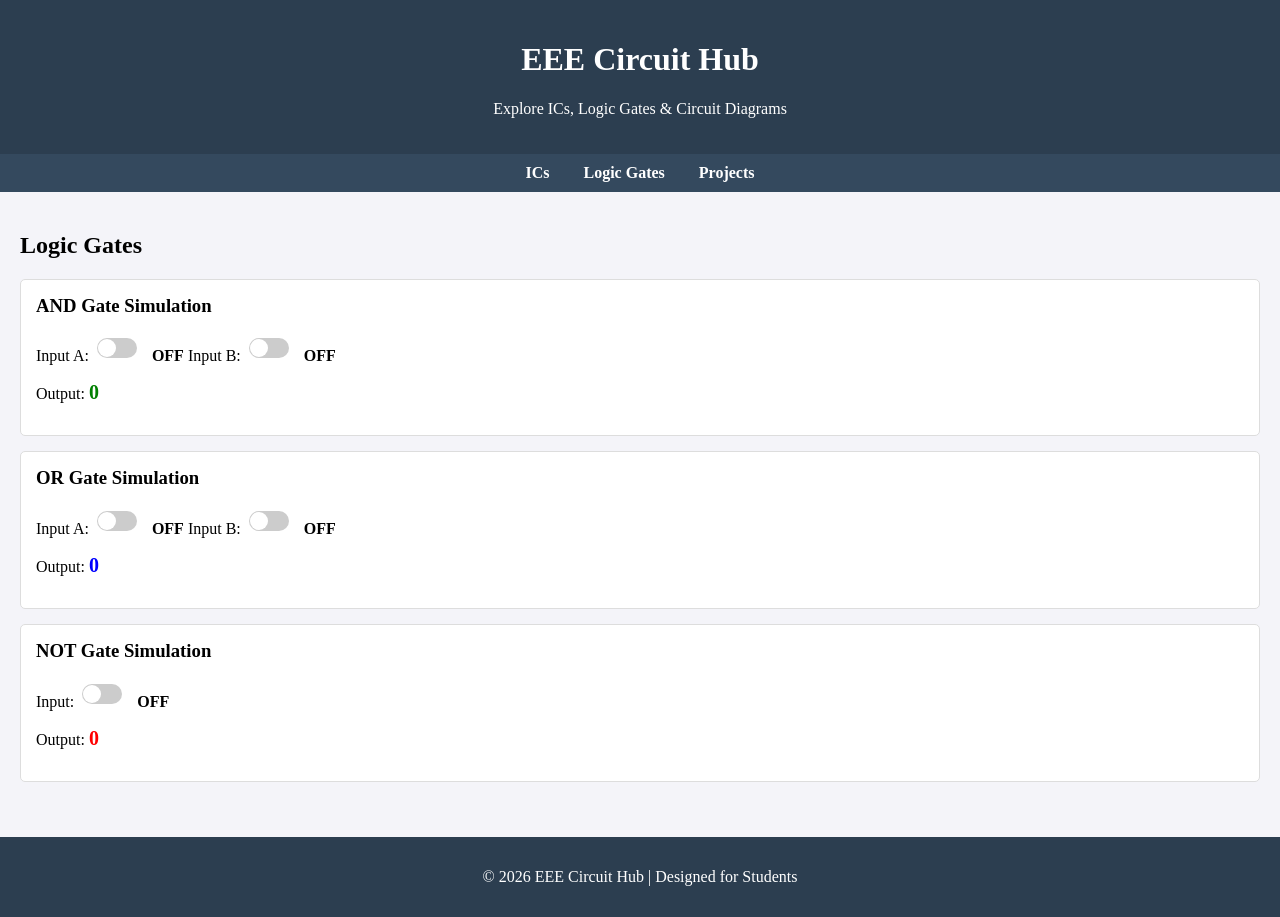
<file: index.html>
<!DOCTYPE html>
<html lang="en">
<head>
  <meta charset="UTF-8">
  <meta name="viewport" content="width=device-width, initial-scale=1.0">
  <title>EEE Circuit Hub</title>
  <link rel="stylesheet" href="EEE.css">
</head>
<body>
  <header>
    <h1>EEE Circuit Hub</h1>
    <p>Explore ICs, Logic Gates & Circuit Diagrams</p>
  </header>

  <nav>
    <a href="#ic">ICs</a>
    <a href="#logic">Logic Gates</a>
    <a href="#projects">Projects</a>
  </nav>

  <!-- Logic Gates section -->
  <section id="logic">
    <h2>Logic Gates</h2>
    <div class="card">
  <h3>AND Gate Simulation</h3>
  <label>Input A: 
    <input type="checkbox" id="inputA" class="switch">
    <span class="switch-label">OFF</span>
  </label>
  <label>Input B: 
    <input type="checkbox" id="inputB" class="switch">
    <span class="switch-label">OFF</span>
  </label>
  <p>Output: <span id="output">0</span></p>
 </div>
    <div class="card">
      <h3>OR Gate Simulation</h3>
      <label>Input A: 
        <input type="checkbox" id="orInputA" class="switch">
        <span class="switch-label">OFF</span>
      </label>
      <label>Input B: 
        <input type="checkbox" id="orInputB" class="switch">
        <span class="switch-label">OFF</span>
      </label>
      <p>Output: <span id="orOutput">0</span></p>
    </div>
    <div class="card">
      <h3>NOT Gate Simulation</h3>
      <label>Input: 
        <input type="checkbox" id="notInput" class="switch">
        <span class="switch-label">OFF</span>
      </label>
      <p>Output: <span id="notOutput">0</span></p>
    </div>
  </section>

  <footer>
    <p>&copy; 2026 EEE Circuit Hub | Designed for Students</p>
  </footer>

  <!-- JS আলাদা ফাইল থেকে লোড -->
  <script src="EEE.js"></script>
</body>
</html>
</file>
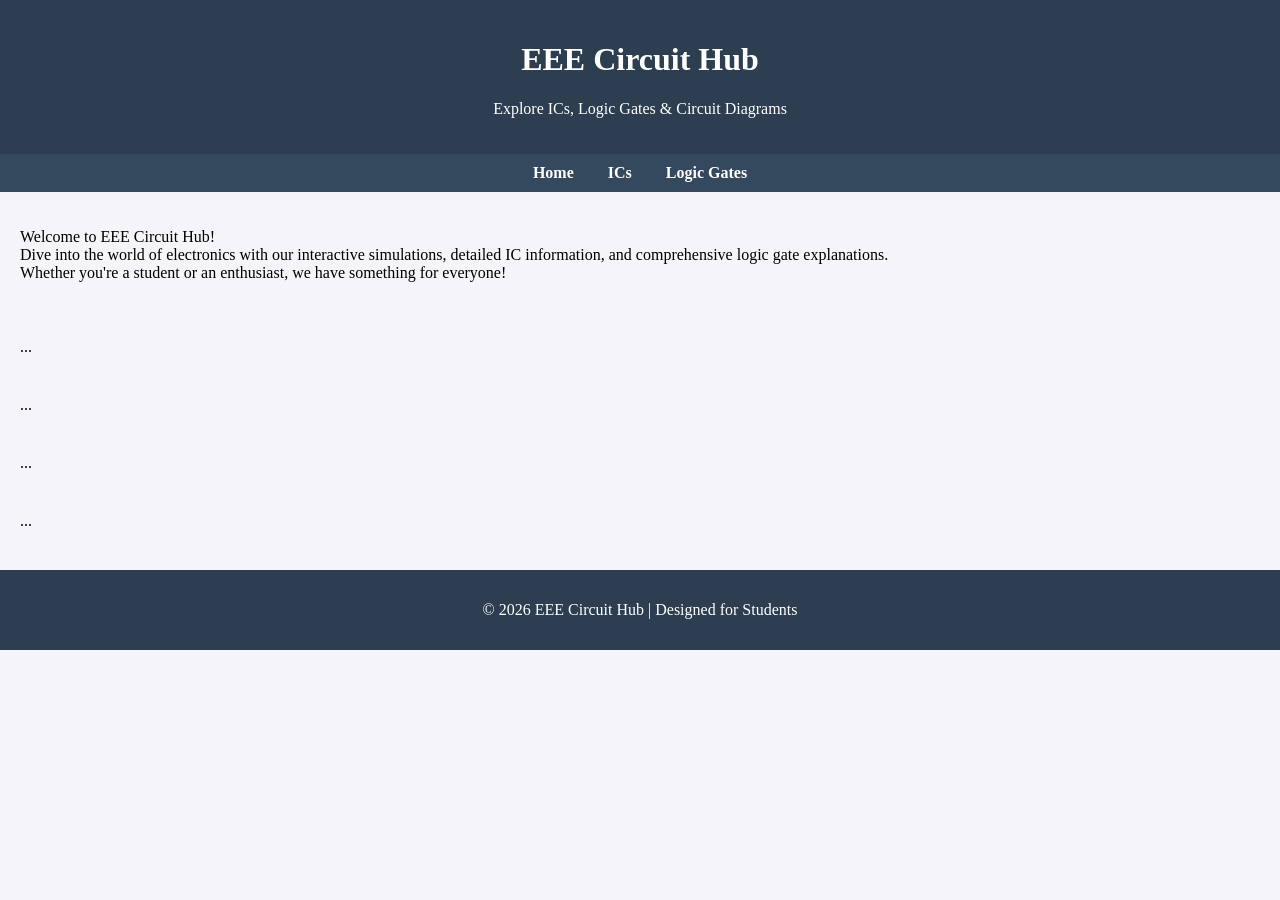
<file: EEECircuitLab/index.html>
<!DOCTYPE html>
<html lang="en">
<head>
  <meta charset="UTF-8">
  <meta name="viewport" content="width=device-width, initial-scale=1.0">
  <title>EEE Circuit Hub</title>
  <link rel="stylesheet" href="EEE.css">
</head>
<body>
  <header>
    <h1>EEE Circuit Hub</h1>
    <p>Explore ICs, Logic Gates & Circuit Diagrams</p>
  </header>

   <nav>
    <a href="index.html">Home</a>
    <a href="ic.html">ICs</a>
    <a href="logicgates.html">Logic Gates</a>
  </nav>
  <section id="welcome">
    <p class="welcome">Welcome to EEE Circuit Hub! 
                <br> Dive into the world of electronics with our interactive simulations, detailed IC information, and comprehensive logic gate explanations. 
                   <br> Whether you're a student or an enthusiast, we have something for everyone!</p>
  </section>
<section id="Home">...</section>
<section id="ic">...</section>
<section id="logic">...</section>
<section id="projects">...</section>

  <footer>
    <p>&copy; 2026 EEE Circuit Hub | Designed for Students</p>
  </footer>

</body>
</html>
</file>
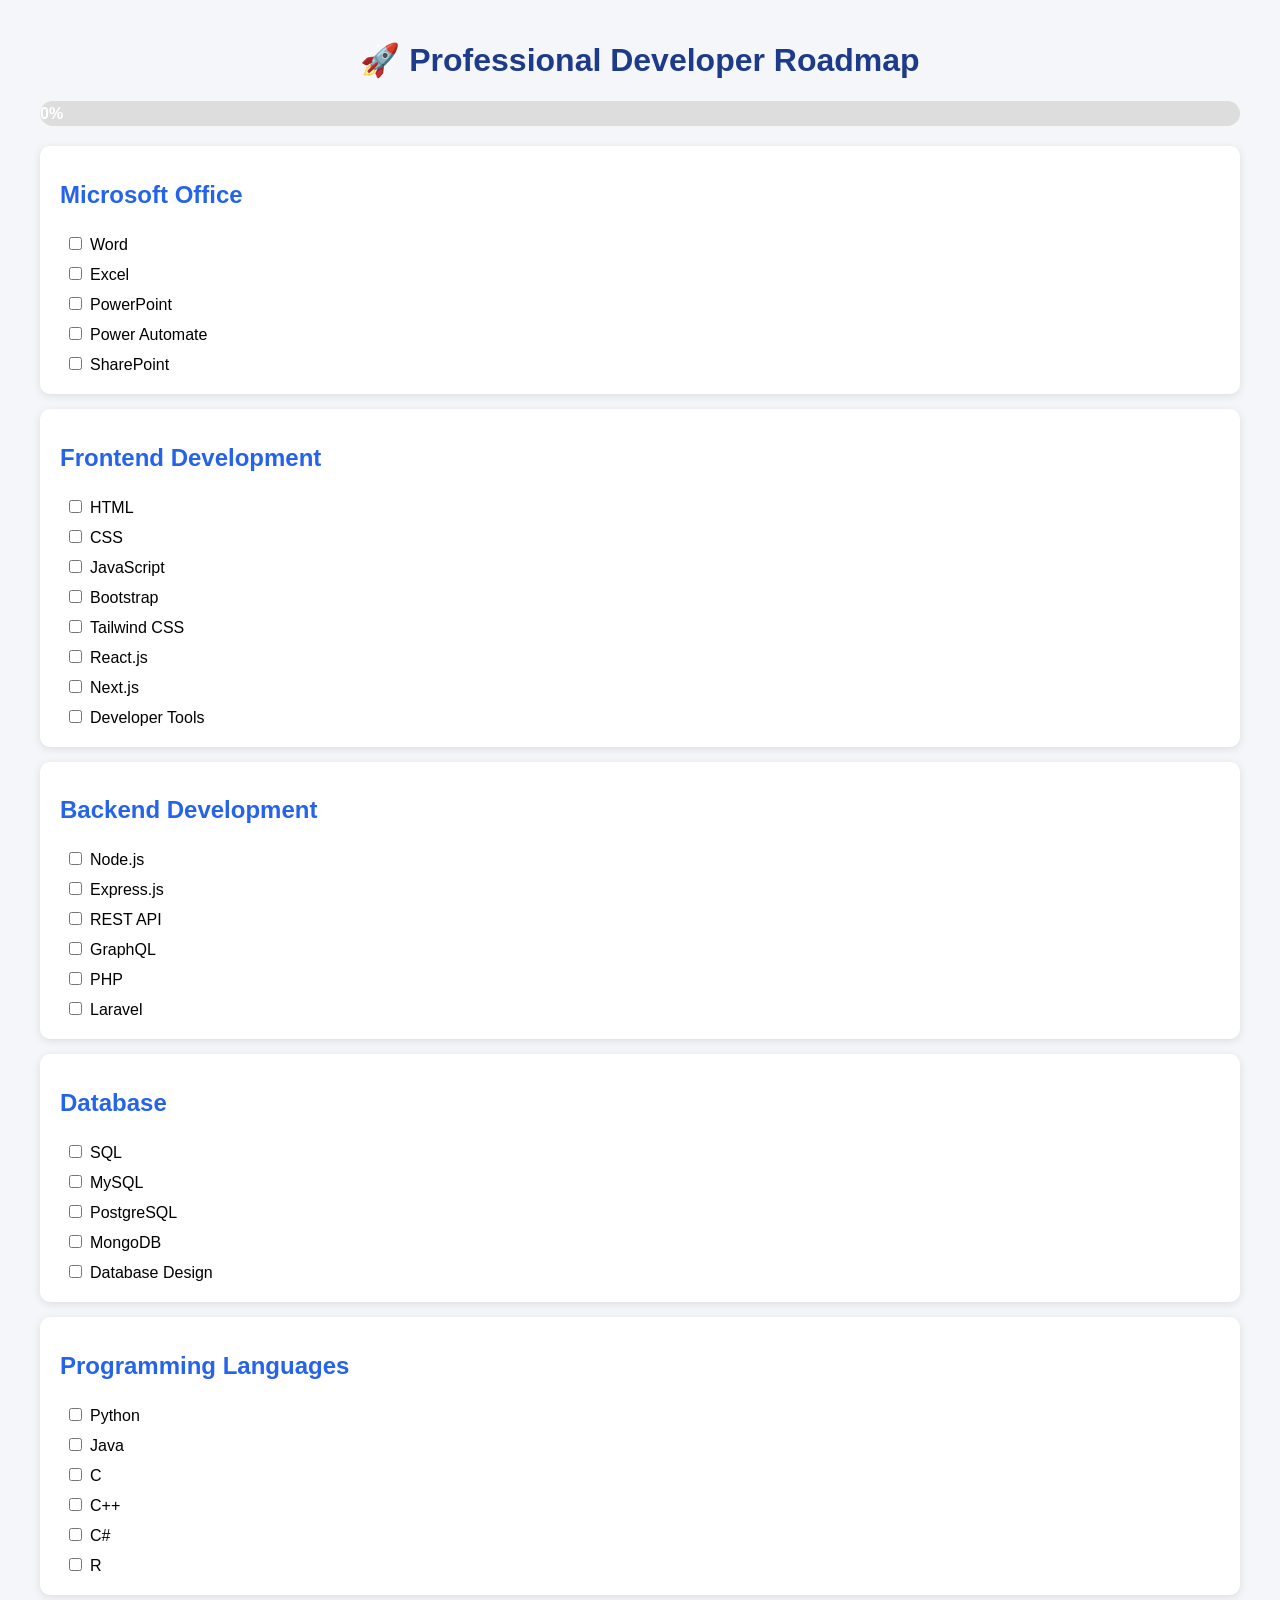
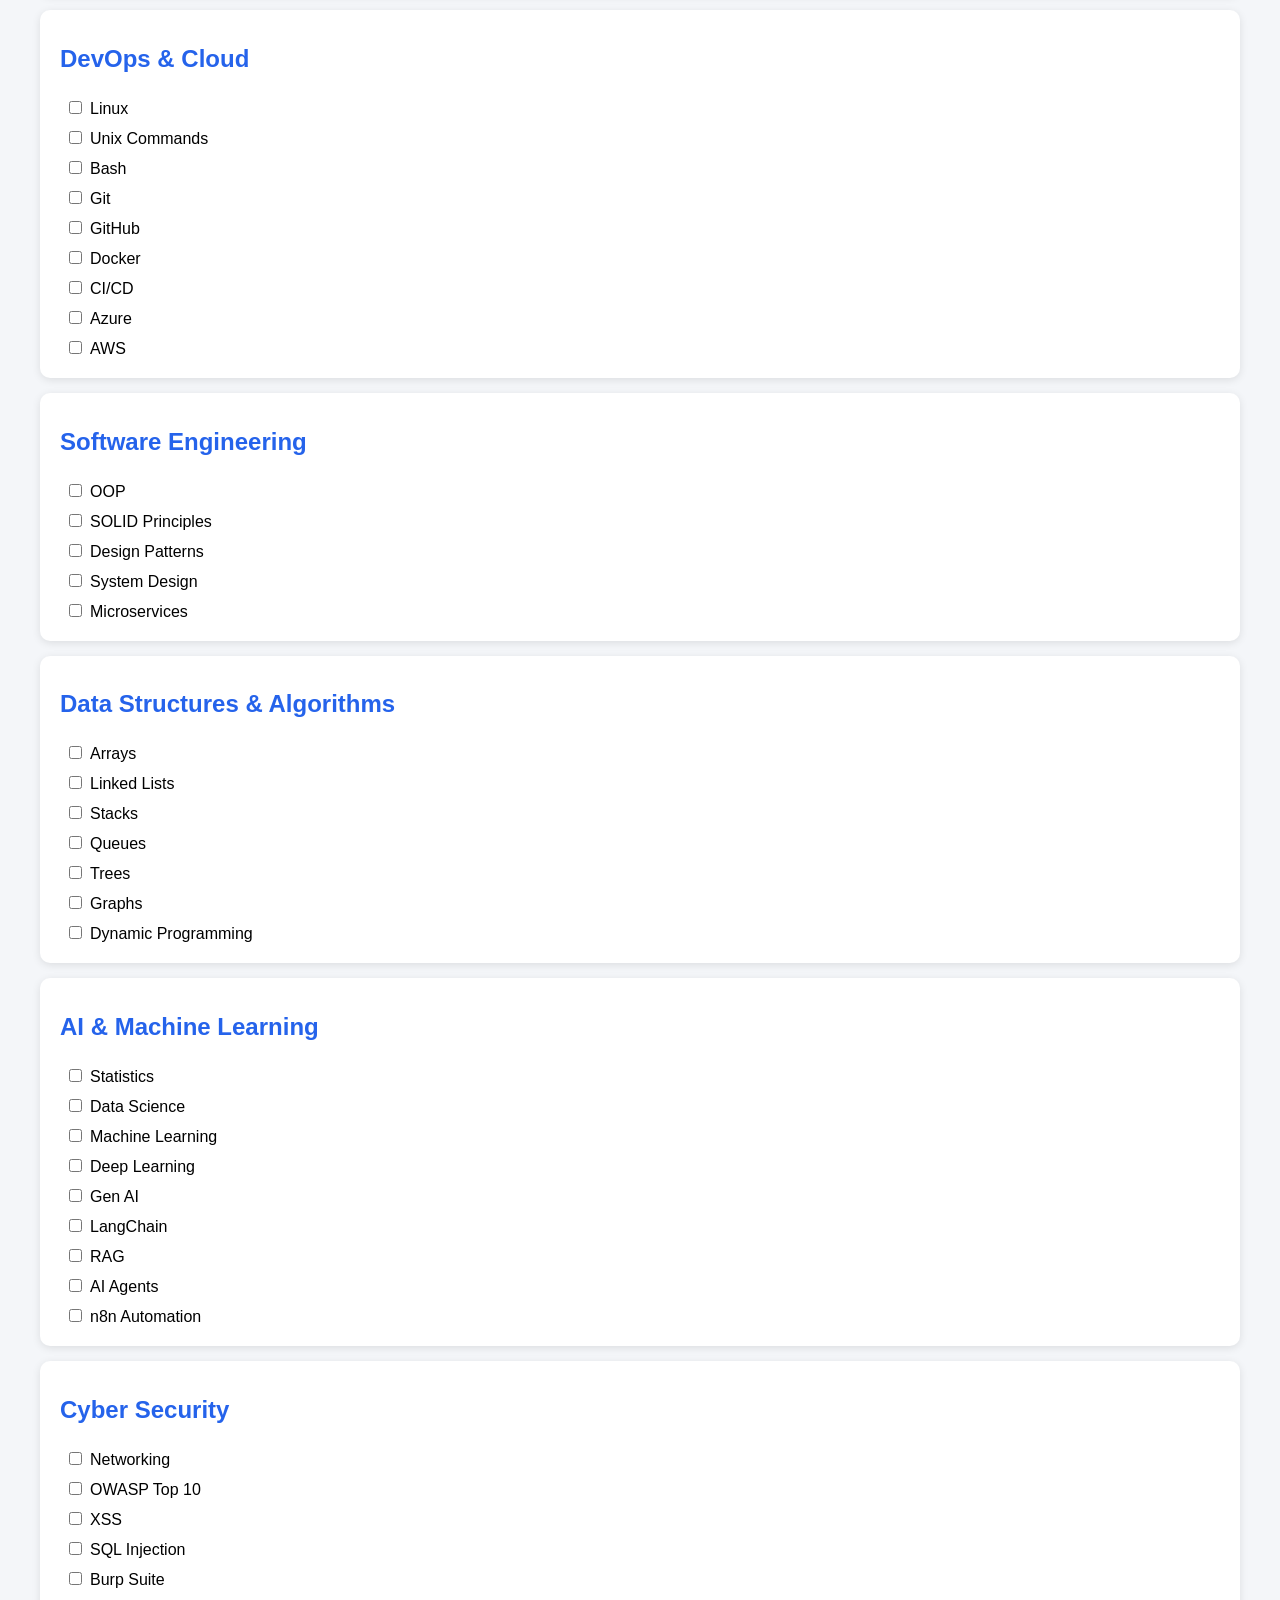
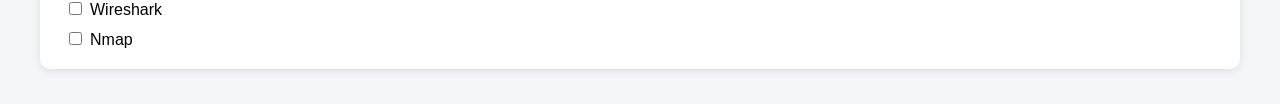
<file: myroadmap.html>
<!DOCTYPE html>
<html lang="en">
<head>
<meta charset="UTF-8">
<meta name="viewport" content="width=device-width, initial-scale=1.0">
<title>Developer Master Roadmap</title>
<style>
body{
    font-family: Arial, sans-serif;
    background:#f4f6f9;
    margin:0;
    padding:20px;
}

.container{
    max-width:1200px;
    margin:auto;
}

h1{
    text-align:center;
    color:#1e3a8a;
}

.section{
    background:white;
    margin:15px 0;
    padding:15px 20px;
    border-radius:10px;
    box-shadow:0 2px 8px rgba(0,0,0,.1);
}

.section h2{
    color:#2563eb;
}

label{
    display:block;
    padding:5px;
    cursor:pointer;
}

input[type="checkbox"]{
    margin-right:8px;
}

.progress-container{
    background:#ddd;
    border-radius:30px;
    overflow:hidden;
    margin:20px 0;
}

.progress-bar{
    height:25px;
    width:0%;
    background:#22c55e;
    text-align:center;
    color:white;
    font-weight:bold;
    line-height:25px;
}
</style>
</head>
<body>

<div class="container">

<h1>🚀 Professional Developer Roadmap</h1>

<div class="progress-container">
    <div class="progress-bar" id="progressBar">0%</div>
</div>

<div class="section">
<h2>Microsoft Office</h2>

<label><input type="checkbox" class="task">Word</label>
<label><input type="checkbox" class="task">Excel</label>
<label><input type="checkbox" class="task">PowerPoint</label>
<label><input type="checkbox" class="task">Power Automate</label>
<label><input type="checkbox" class="task">SharePoint</label>

</div>

<div class="section">
<h2>Frontend Development</h2>

<label><input type="checkbox" class="task">HTML</label>
<label><input type="checkbox" class="task">CSS</label>
<label><input type="checkbox" class="task">JavaScript</label>
<label><input type="checkbox" class="task">Bootstrap</label>
<label><input type="checkbox" class="task">Tailwind CSS</label>
<label><input type="checkbox" class="task">React.js</label>
<label><input type="checkbox" class="task">Next.js</label>
<label><input type="checkbox" class="task">Developer Tools</label>

</div>

<div class="section">
<h2>Backend Development</h2>

<label><input type="checkbox" class="task">Node.js</label>
<label><input type="checkbox" class="task">Express.js</label>
<label><input type="checkbox" class="task">REST API</label>
<label><input type="checkbox" class="task">GraphQL</label>
<label><input type="checkbox" class="task">PHP</label>
<label><input type="checkbox" class="task">Laravel</label>

</div>

<div class="section">
<h2>Database</h2>

<label><input type="checkbox" class="task">SQL</label>
<label><input type="checkbox" class="task">MySQL</label>
<label><input type="checkbox" class="task">PostgreSQL</label>
<label><input type="checkbox" class="task">MongoDB</label>
<label><input type="checkbox" class="task">Database Design</label>

</div>

<div class="section">
<h2>Programming Languages</h2>

<label><input type="checkbox" class="task">Python</label>
<label><input type="checkbox" class="task">Java</label>
<label><input type="checkbox" class="task">C</label>
<label><input type="checkbox" class="task">C++</label>
<label><input type="checkbox" class="task">C#</label>
<label><input type="checkbox" class="task">R</label>

</div>

<div class="section">
<h2>DevOps & Cloud</h2>

<label><input type="checkbox" class="task">Linux</label>
<label><input type="checkbox" class="task">Unix Commands</label>
<label><input type="checkbox" class="task">Bash</label>
<label><input type="checkbox" class="task">Git</label>
<label><input type="checkbox" class="task">GitHub</label>
<label><input type="checkbox" class="task">Docker</label>
<label><input type="checkbox" class="task">CI/CD</label>
<label><input type="checkbox" class="task">Azure</label>
<label><input type="checkbox" class="task">AWS</label>

</div>

<div class="section">
<h2>Software Engineering</h2>

<label><input type="checkbox" class="task">OOP</label>
<label><input type="checkbox" class="task">SOLID Principles</label>
<label><input type="checkbox" class="task">Design Patterns</label>
<label><input type="checkbox" class="task">System Design</label>
<label><input type="checkbox" class="task">Microservices</label>

</div>

<div class="section">
<h2>Data Structures & Algorithms</h2>

<label><input type="checkbox" class="task">Arrays</label>
<label><input type="checkbox" class="task">Linked Lists</label>
<label><input type="checkbox" class="task">Stacks</label>
<label><input type="checkbox" class="task">Queues</label>
<label><input type="checkbox" class="task">Trees</label>
<label><input type="checkbox" class="task">Graphs</label>
<label><input type="checkbox" class="task">Dynamic Programming</label>

</div>

<div class="section">
<h2>AI & Machine Learning</h2>

<label><input type="checkbox" class="task">Statistics</label>
<label><input type="checkbox" class="task">Data Science</label>
<label><input type="checkbox" class="task">Machine Learning</label>
<label><input type="checkbox" class="task">Deep Learning</label>
<label><input type="checkbox" class="task">Gen AI</label>
<label><input type="checkbox" class="task">LangChain</label>
<label><input type="checkbox" class="task">RAG</label>
<label><input type="checkbox" class="task">AI Agents</label>
<label><input type="checkbox" class="task">n8n Automation</label>

</div>

<div class="section">
<h2>Cyber Security</h2>

<label><input type="checkbox" class="task">Networking</label>
<label><input type="checkbox" class="task">OWASP Top 10</label>
<label><input type="checkbox" class="task">XSS</label>
<label><input type="checkbox" class="task">SQL Injection</label>
<label><input type="checkbox" class="task">Burp Suite</label>
<label><input type="checkbox" class="task">Wireshark</label>
<label><input type="checkbox" class="task">Nmap</label>

</div>

</div>

<script>
const tasks=document.querySelectorAll('.task');
const progressBar=document.getElementById('progressBar');

function updateProgress(){
    const checked=document.querySelectorAll('.task:checked').length;
    const total=tasks.length;
    const percent=Math.round((checked/total)*100);

    progressBar.style.width=percent+'%';
    progressBar.innerText=percent+'%';

    localStorage.setItem('roadmapProgress',JSON.stringify(
        [...tasks].map(task=>task.checked)
    ));
}

const saved=JSON.parse(localStorage.getItem('roadmapProgress'));

if(saved){
    tasks.forEach((task,index)=>{
        task.checked=saved[index];
    });
}

tasks.forEach(task=>{
    task.addEventListener('change',updateProgress);
});

updateProgress();
</script>

</body>
</html>
</file>
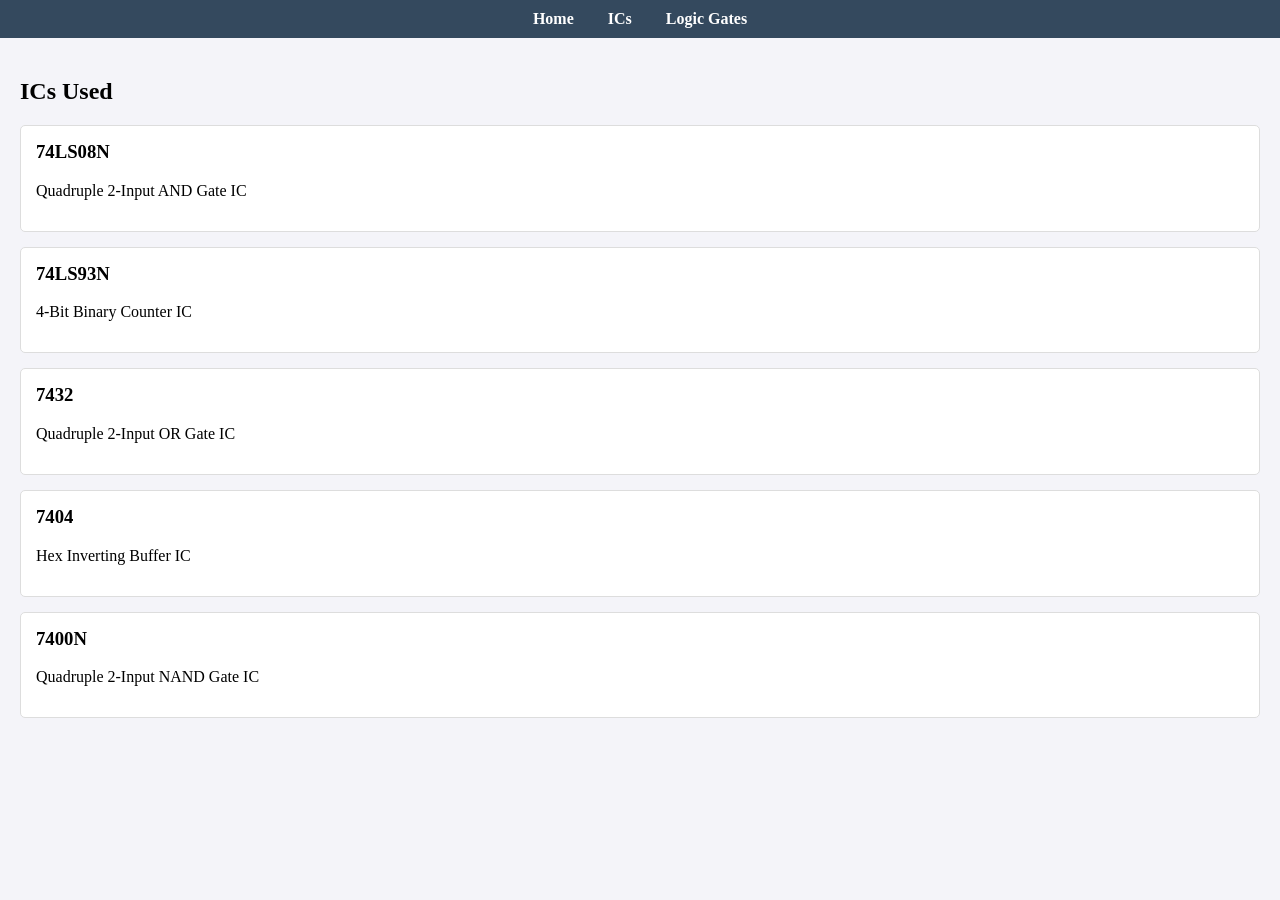
<file: EEECircuitLab/ic.html>
<!DOCTYPE html>
<html lang="en">
<head>
  <meta charset="UTF-8">
  <title>ICs Used</title>
  <link rel="stylesheet" href="EEE.css">
</head>
<body>
<nav>
  <a href="index.html">Home</a>
  <a href="ic.html">ICs</a>
  <a href="logicgates.html">Logic Gates</a>
</nav>


<!--Ics Builds-->
<section id="ic">
  <h2>ICs Used</h2>
  <div class="card">
    <h3>74LS08N</h3>
    <p>Quadruple 2-Input AND Gate IC</p>
  </div>
  <div class="card">
    <h3>74LS93N</h3>
    <p>4-Bit Binary Counter IC</p>
  </div>
  <div class="card">
    <h3>7432</h3>
    <p>Quadruple 2-Input OR Gate IC</p>
  </div>
  <div class="card">
    <h3>7404</h3>
    <p>Hex Inverting Buffer IC</p>
  </div>
  <div class="card">
    <h3>7400N</h3>
    <p>Quadruple 2-Input NAND Gate IC</p>
  </div>
</section>
</body>
</html>
</file>
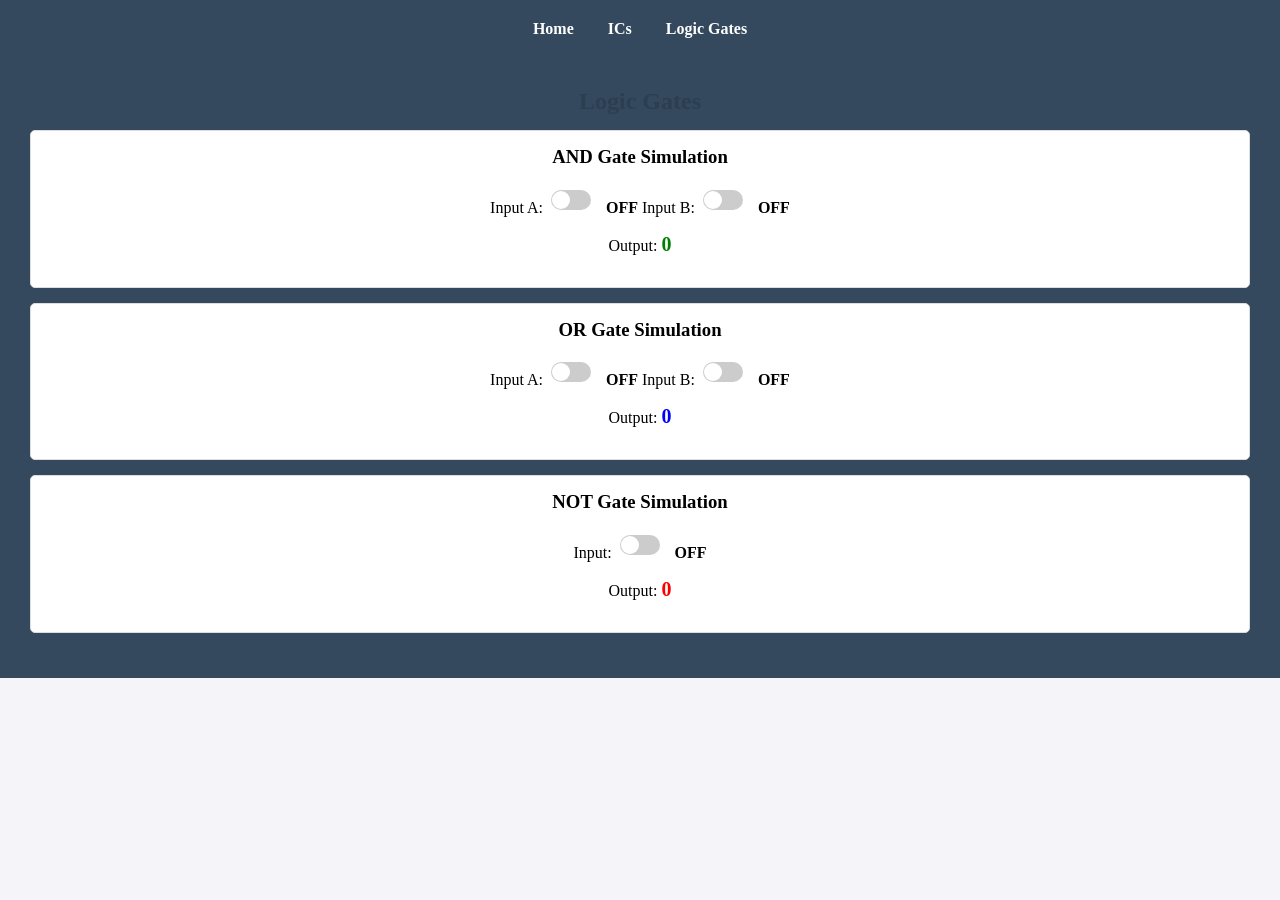
<file: EEECircuitLab/logicgates.html>
<!DOCTYPE html>
<html lang="en">
<head>
  <meta charset="UTF-8">
  <title>Logic Gates</title>
  <link rel="stylesheet" href="EEE.css">
</head>
<body>
    <nav>
<nav>
  <a href="index.html">Home</a>
  <a href="ic.html">ICs</a>
  <a href="logicgates.html">Logic Gates</a>
</nav>


<!-- Logic Gates section -->
  <section id="logic">
    <h2>Logic Gates</h2>
    <div class="card">
  <h3>AND Gate Simulation</h3>
  <label>Input A: 
    <input type="checkbox" id="inputA" class="switch">
    <span class="switch-label">OFF</span>
  </label>
  <label>Input B: 
    <input type="checkbox" id="inputB" class="switch">
    <span class="switch-label">OFF</span>
  </label>
  <p>Output: <span id="output">0</span></p>
 </div>
    <div class="card">
      <h3>OR Gate Simulation</h3>
      <label>Input A: 
        <input type="checkbox" id="orInputA" class="switch">
        <span class="switch-label">OFF</span>
      </label>
      <label>Input B: 
        <input type="checkbox" id="orInputB" class="switch">
        <span class="switch-label">OFF</span>
      </label>
      <p>Output: <span id="orOutput">0</span></p>
    </div>
    <div class="card">
      <h3>NOT Gate Simulation</h3>
      <label>Input: 
        <input type="checkbox" id="notInput" class="switch">
        <span class="switch-label">OFF</span>
      </label>
      <p>Output: <span id="notOutput">0</span></p>
    </div>
  </section>
  
  <!-- JS আলাদা ফাইল থেকে লোড -->
  <script src="EEE.js"></script>
</body>
</html>
</file>
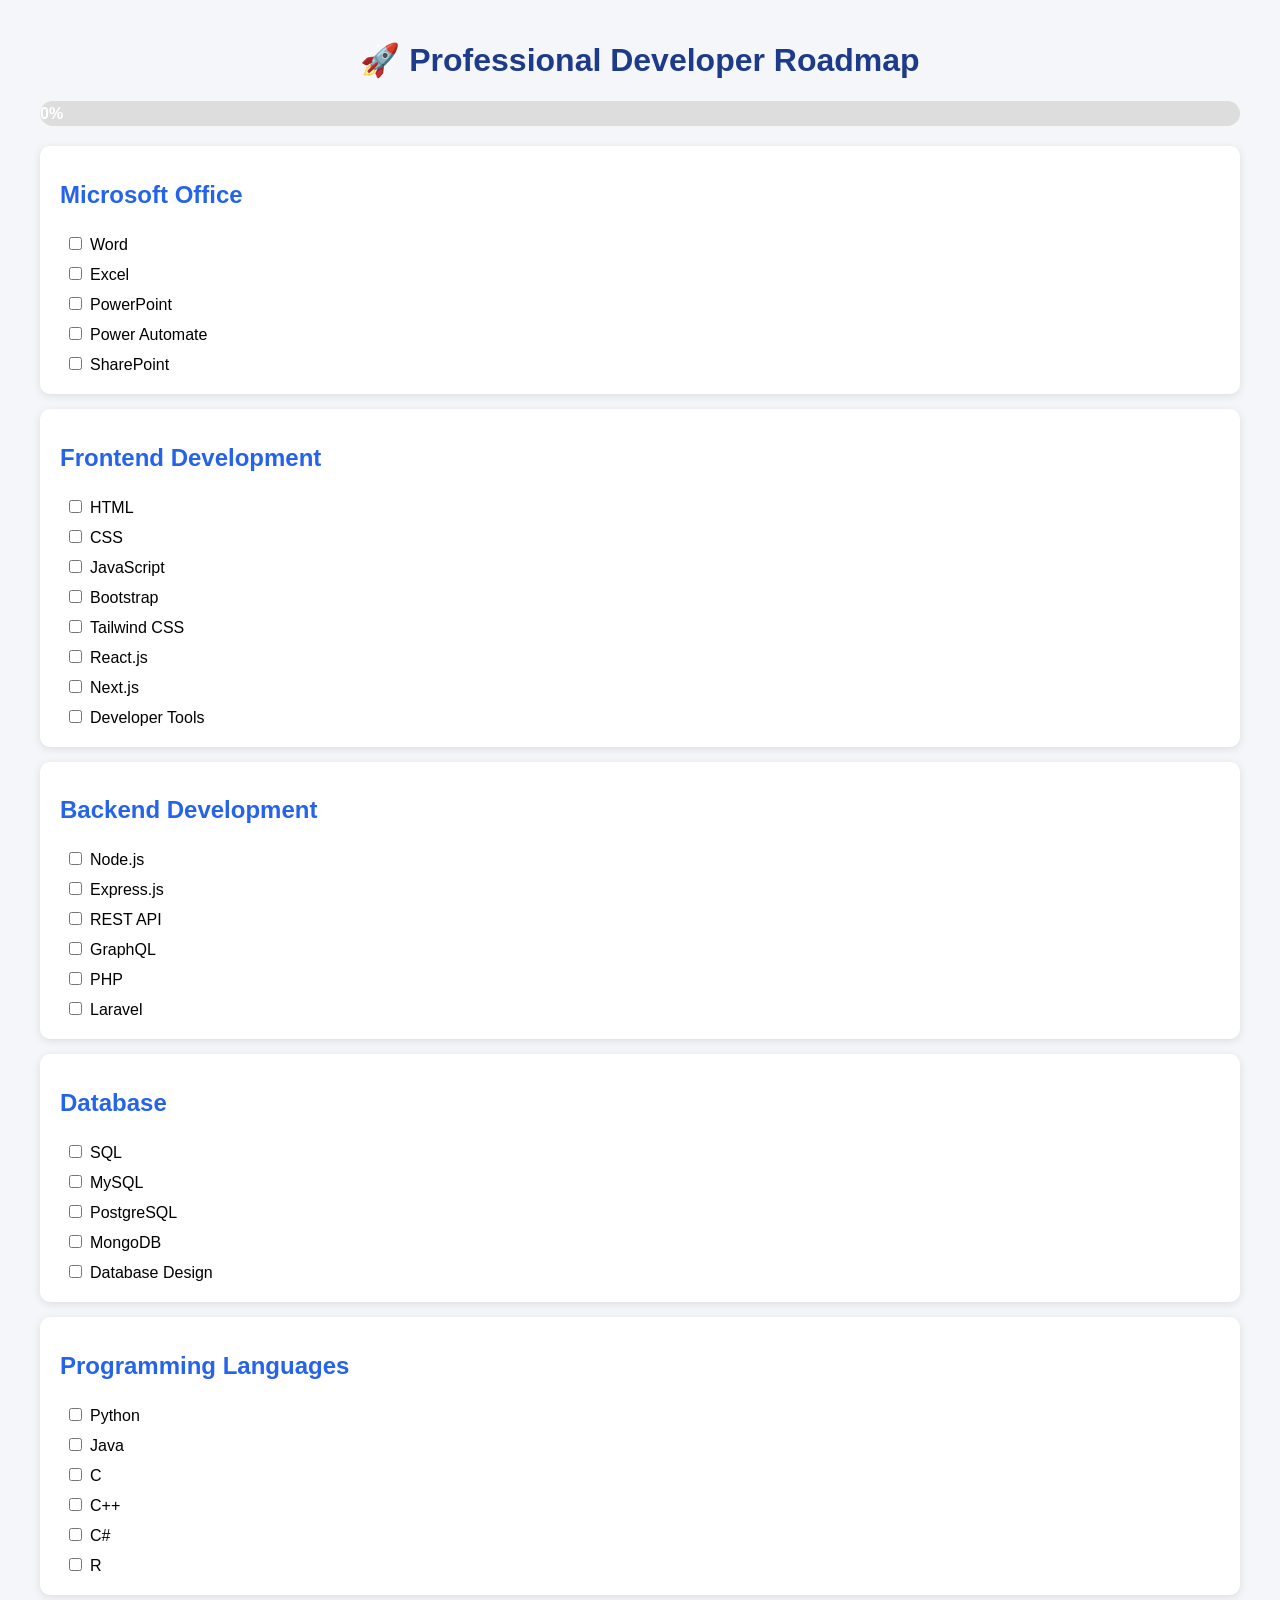
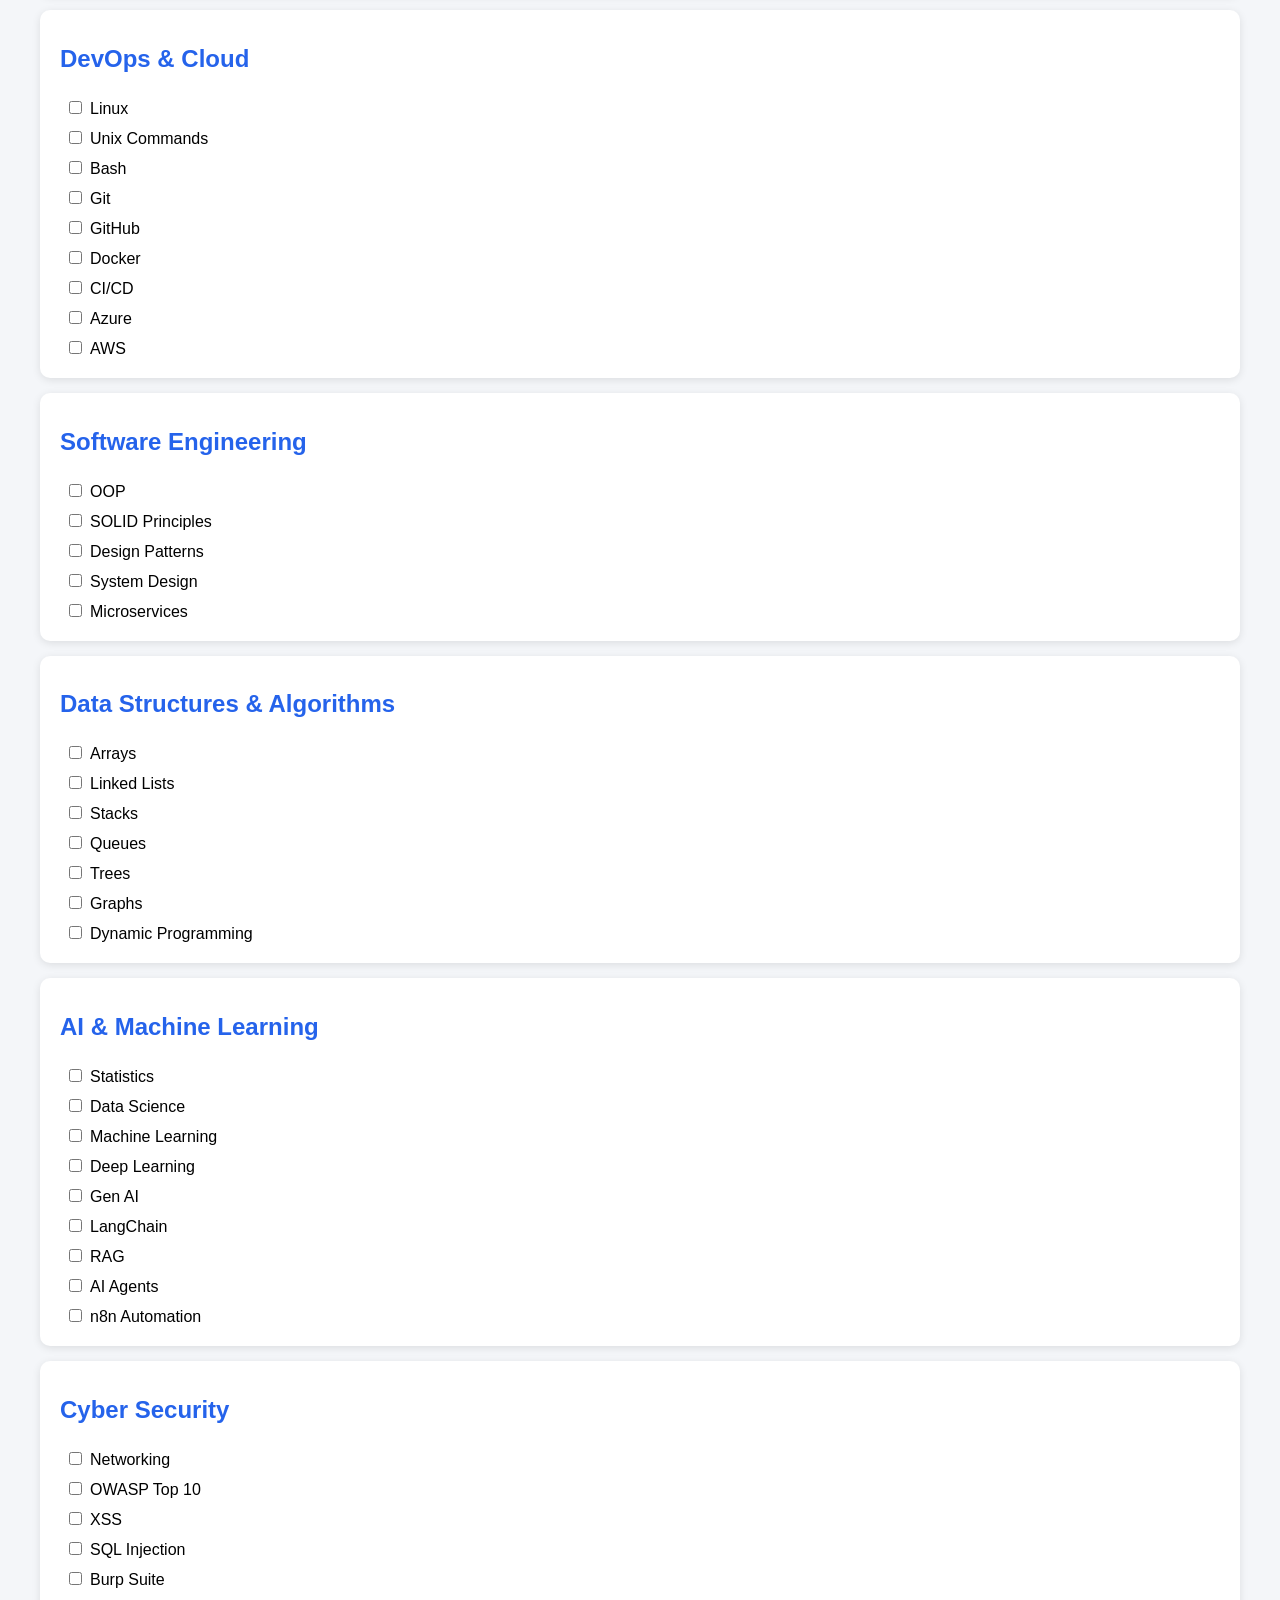
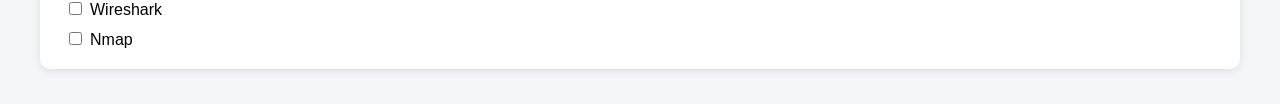
<file: Goal/main.html>
<!DOCTYPE html>
<html lang="en">
<head>
<meta charset="UTF-8">
<meta name="viewport" content="width=device-width, initial-scale=1.0">
<title>Developer Master Roadmap</title>
<style>
body{
    font-family: Arial, sans-serif;
    background:#f4f6f9;
    margin:0;
    padding:20px;
}

.container{
    max-width:1200px;
    margin:auto;
}

h1{
    text-align:center;
    color:#1e3a8a;
}

.section{
    background:white;
    margin:15px 0;
    padding:15px 20px;
    border-radius:10px;
    box-shadow:0 2px 8px rgba(0,0,0,.1);
}

.section h2{
    color:#2563eb;
}

label{
    display:block;
    padding:5px;
    cursor:pointer;
}

input[type="checkbox"]{
    margin-right:8px;
}

.progress-container{
    background:#ddd;
    border-radius:30px;
    overflow:hidden;
    margin:20px 0;
}

.progress-bar{
    height:25px;
    width:0%;
    background:#22c55e;
    text-align:center;
    color:white;
    font-weight:bold;
    line-height:25px;
}
</style>
</head>
<body>

<div class="container">

<h1>🚀 Professional Developer Roadmap</h1>

<div class="progress-container">
    <div class="progress-bar" id="progressBar">0%</div>
</div>

<div class="section">
<h2>Microsoft Office</h2>

<label><input type="checkbox" class="task">Word</label>
<label><input type="checkbox" class="task">Excel</label>
<label><input type="checkbox" class="task">PowerPoint</label>
<label><input type="checkbox" class="task">Power Automate</label>
<label><input type="checkbox" class="task">SharePoint</label>

</div>

<div class="section">
<h2>Frontend Development</h2>

<label><input type="checkbox" class="task">HTML</label>
<label><input type="checkbox" class="task">CSS</label>
<label><input type="checkbox" class="task">JavaScript</label>
<label><input type="checkbox" class="task">Bootstrap</label>
<label><input type="checkbox" class="task">Tailwind CSS</label>
<label><input type="checkbox" class="task">React.js</label>
<label><input type="checkbox" class="task">Next.js</label>
<label><input type="checkbox" class="task">Developer Tools</label>

</div>

<div class="section">
<h2>Backend Development</h2>

<label><input type="checkbox" class="task">Node.js</label>
<label><input type="checkbox" class="task">Express.js</label>
<label><input type="checkbox" class="task">REST API</label>
<label><input type="checkbox" class="task">GraphQL</label>
<label><input type="checkbox" class="task">PHP</label>
<label><input type="checkbox" class="task">Laravel</label>

</div>

<div class="section">
<h2>Database</h2>

<label><input type="checkbox" class="task">SQL</label>
<label><input type="checkbox" class="task">MySQL</label>
<label><input type="checkbox" class="task">PostgreSQL</label>
<label><input type="checkbox" class="task">MongoDB</label>
<label><input type="checkbox" class="task">Database Design</label>

</div>

<div class="section">
<h2>Programming Languages</h2>

<label><input type="checkbox" class="task">Python</label>
<label><input type="checkbox" class="task">Java</label>
<label><input type="checkbox" class="task">C</label>
<label><input type="checkbox" class="task">C++</label>
<label><input type="checkbox" class="task">C#</label>
<label><input type="checkbox" class="task">R</label>

</div>

<div class="section">
<h2>DevOps & Cloud</h2>

<label><input type="checkbox" class="task">Linux</label>
<label><input type="checkbox" class="task">Unix Commands</label>
<label><input type="checkbox" class="task">Bash</label>
<label><input type="checkbox" class="task">Git</label>
<label><input type="checkbox" class="task">GitHub</label>
<label><input type="checkbox" class="task">Docker</label>
<label><input type="checkbox" class="task">CI/CD</label>
<label><input type="checkbox" class="task">Azure</label>
<label><input type="checkbox" class="task">AWS</label>

</div>

<div class="section">
<h2>Software Engineering</h2>

<label><input type="checkbox" class="task">OOP</label>
<label><input type="checkbox" class="task">SOLID Principles</label>
<label><input type="checkbox" class="task">Design Patterns</label>
<label><input type="checkbox" class="task">System Design</label>
<label><input type="checkbox" class="task">Microservices</label>

</div>

<div class="section">
<h2>Data Structures & Algorithms</h2>

<label><input type="checkbox" class="task">Arrays</label>
<label><input type="checkbox" class="task">Linked Lists</label>
<label><input type="checkbox" class="task">Stacks</label>
<label><input type="checkbox" class="task">Queues</label>
<label><input type="checkbox" class="task">Trees</label>
<label><input type="checkbox" class="task">Graphs</label>
<label><input type="checkbox" class="task">Dynamic Programming</label>

</div>

<div class="section">
<h2>AI & Machine Learning</h2>

<label><input type="checkbox" class="task">Statistics</label>
<label><input type="checkbox" class="task">Data Science</label>
<label><input type="checkbox" class="task">Machine Learning</label>
<label><input type="checkbox" class="task">Deep Learning</label>
<label><input type="checkbox" class="task">Gen AI</label>
<label><input type="checkbox" class="task">LangChain</label>
<label><input type="checkbox" class="task">RAG</label>
<label><input type="checkbox" class="task">AI Agents</label>
<label><input type="checkbox" class="task">n8n Automation</label>

</div>

<div class="section">
<h2>Cyber Security</h2>

<label><input type="checkbox" class="task">Networking</label>
<label><input type="checkbox" class="task">OWASP Top 10</label>
<label><input type="checkbox" class="task">XSS</label>
<label><input type="checkbox" class="task">SQL Injection</label>
<label><input type="checkbox" class="task">Burp Suite</label>
<label><input type="checkbox" class="task">Wireshark</label>
<label><input type="checkbox" class="task">Nmap</label>

</div>

</div>

<script>
const tasks=document.querySelectorAll('.task');
const progressBar=document.getElementById('progressBar');

function updateProgress(){
    const checked=document.querySelectorAll('.task:checked').length;
    const total=tasks.length;
    const percent=Math.round((checked/total)*100);

    progressBar.style.width=percent+'%';
    progressBar.innerText=percent+'%';

    localStorage.setItem('roadmapProgress',JSON.stringify(
        [...tasks].map(task=>task.checked)
    ));
}

const saved=JSON.parse(localStorage.getItem('roadmapProgress'));

if(saved){
    tasks.forEach((task,index)=>{
        task.checked=saved[index];
    });
}

tasks.forEach(task=>{
    task.addEventListener('change',updateProgress);
});

updateProgress();
</script>

</body>
</html>
</file>
<file: EEE.css>
body {
  font-family: 'Times New Roman', Times, serif, sans-serif;
  background: #f4f4f9;
  margin: 0;
  padding: 0;
}
header {
  background: #2c3e50;
  color: #fff;
  padding: 20px;
  text-align: center;
}
nav {
  background: #34495e;
  padding: 10px;
  text-align: center;
}
nav a {
  color: #fff;
  margin: 0 15px;
  text-decoration: none;
  font-weight: bold;
}
section {
  padding: 20px;
}
.card {
  background: #fff;
  border: 1px solid #ddd;
  border-radius: 5px;
  padding: 15px;
  margin: 15px 0;
}
.card h3 {
  margin-top: 0;
}
footer {
  background: #2c3e50;
  color: #fff;
  text-align: center;
  padding: 15px;
  margin-top: 20px;
}
/* Switch style */
.switch {
  width: 40px;
  height: 20px;
  appearance: none;
  background: #ccc;
  border-radius: 20px;
  position: relative;
  outline: none;
  cursor: pointer;
}

.switch:checked {
  background: #4caf50;
}

.switch::before {
  content: '';
  position: absolute;
  width: 18px;
  height: 18px;
  border-radius: 50%;
  background: #fff;
  top: 1px;
  left: 1px;
  transition: 0.3s;
}

.switch:checked::before {
  left: 21px;
}

/* Label text */
.switch-label {
  margin-left: 8px;
  font-weight: bold;
}

#output {
  font-weight: bold;
  color: green;
  font-size: 20px;
}
#orOutput {
  font-weight: bold;
  color: blue;
  font-size: 20px;
}
#notOutput {
  font-weight: bold;
  color: red;
  font-size: 20px;
}
</file>
<file: EEECircuitLab/EEE.css>
body {
  font-family: 'Times New Roman', Times, serif, sans-serif;
  background: #f4f4f9;
  margin: 0;
  padding: 0;
}
header {
  background: #2c3e50;
  color: #fff;
  padding: 20px;
  text-align: center;
}
nav {
  background: #34495e;
  padding: 10px;
  text-align: center;
}
nav a {
  color: #fff;
  margin: 0 15px;
  text-decoration: none;
  font-weight: bold;
}
section {
  padding: 20px;
}
#logic h2 {
  color: #2c3e50;
  margin-bottom: 10px;
}
.card {
  background: #fff;
  border: 1px solid #ddd;
  border-radius: 5px;
  padding: 15px;
  margin: 15px 0;
}
.card h3 {
  margin-top: 0;
}
footer {
  background: #2c3e50;
  color: #fff;
  text-align: center;
  padding: 15px;
  margin-top: 20px;
  bottom: 0;
}
/* Switch style */
.switch {
  width: 40px;
  height: 20px;
  appearance: none;
  background: #ccc;
  border-radius: 20px;
  position: relative;
  outline: none;
  cursor: pointer;
}

.switch:checked {
  background: #4caf50;
}

.switch::before {
  content: '';
  position: absolute;
  width: 18px;
  height: 18px;
  border-radius: 50%;
  background: #fff;
  top: 1px;
  left: 1px;
  transition: 0.3s;
}

.switch:checked::before {
  left: 21px;
}

/* Label text */
.switch-label {
  margin-left: 8px;
  font-weight: bold;
}

#output {
  font-weight: bold;
  color: green;
  font-size: 20px;
}
#orOutput {
  font-weight: bold;
  color: blue;
  font-size: 20px;
}
#notOutput {
  font-weight: bold;
  color: red;
  font-size: 20px;
}
</file>
